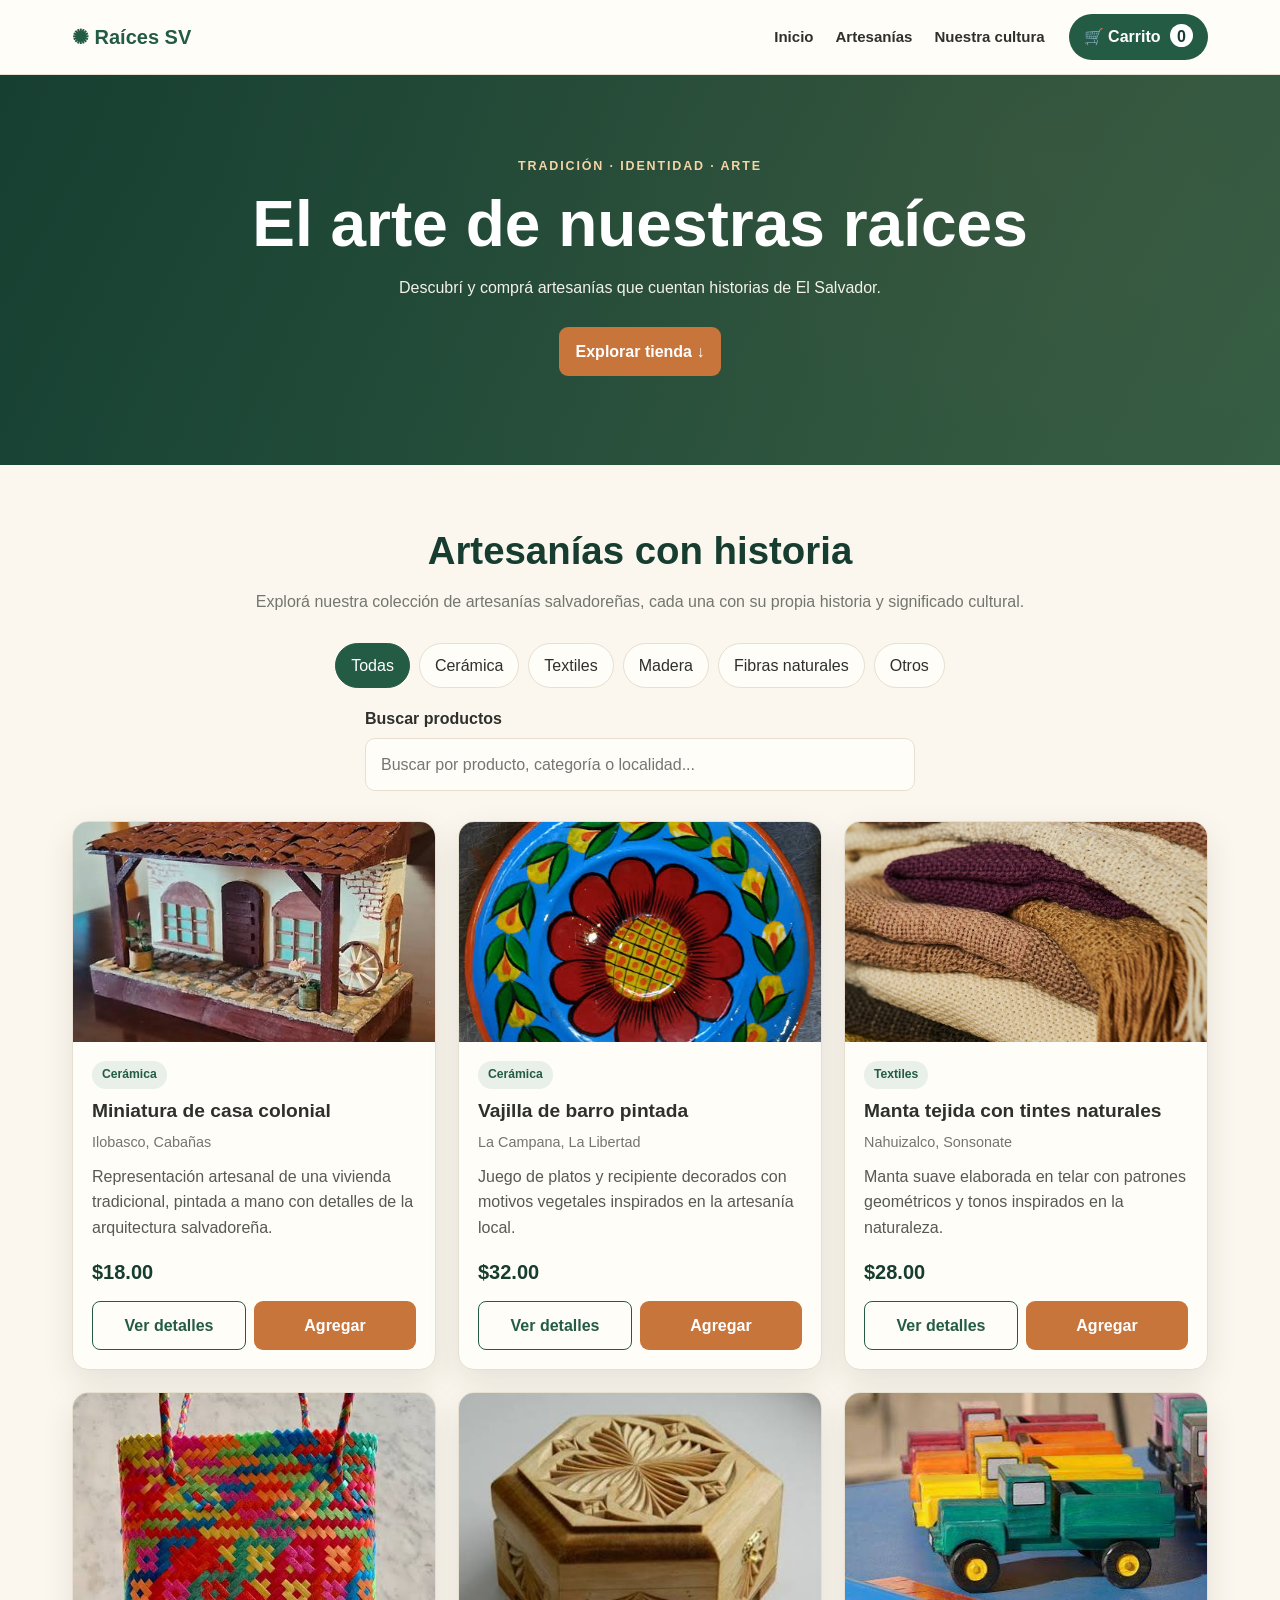
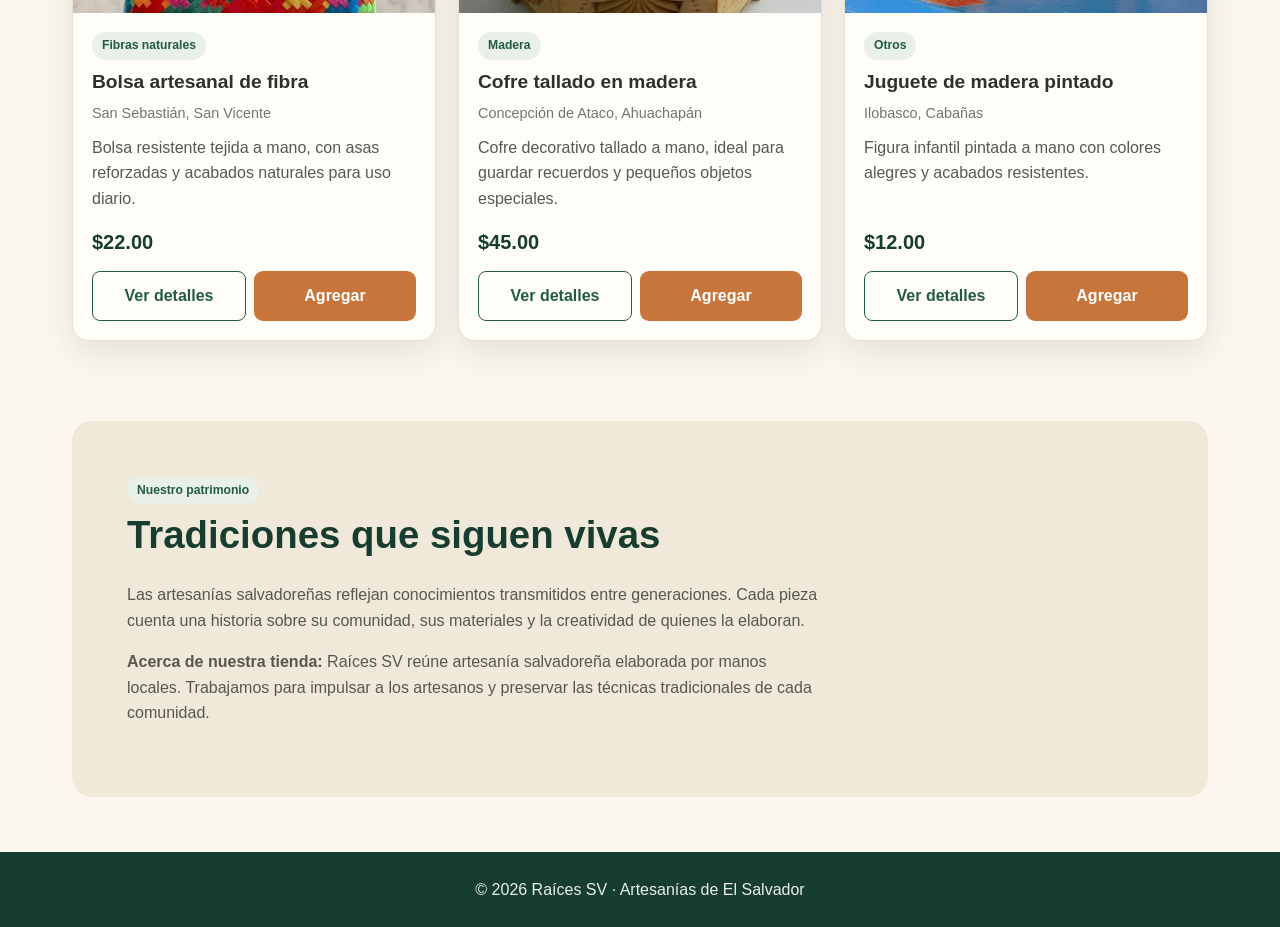
<file: index.html>
<!DOCTYPE html>
<html lang="es">

<head>
    <meta charset="UTF-8">
    <meta name="viewport" content="width=device-width, initial-scale=1.0">
    <meta name="description" content="Catálogo cultural y tienda de artesanías de El Salvador.">
    <title>Raíces SV | Artesanías salvadoreñas</title>
    <link rel="stylesheet" href="artesanias.css">
</head>

<body>
    <header class="site-header">
        <nav class="nav" aria-label="Navegación principal">
            <a class="brand" href="#inicio">✺ Raíces SV</a>
            <div class="nav-links">
                <a href="#inicio">Inicio</a>
                <a href="#catalogo">Artesanías</a>
                <a href="#historia">Nuestra cultura</a>
            </div>
            <button class="cart-button" id="openCart" type="button" aria-label="Abrir carrito">
                🛒 Carrito <span id="cartCount">0</span>
            </button>
        </nav>
    </header>

    <section class="hero" id="inicio">
        <div class="eyebrow">Tradición · Identidad · Arte</div>
        <h1>El arte de nuestras raíces</h1>
        <p>Descubrí y comprá artesanías que cuentan historias de El Salvador.</p>
        <a class="button" href="#catalogo">Explorar tienda ↓</a>
    </section>

    <main>
        <section id="catalogo" class="catalog-section">
            <div class="section-heading">
                <h2>Artesanías con historia</h2>
                <p>Explorá nuestra colección de artesanías salvadoreñas, cada una con su propia historia y significado cultural.</p>
            </div>

            <div class="controls" role="group" aria-label="Filtrar por categoría">
                <button class="filter active" data-category="Todas" aria-pressed="true">Todas</button>
                <button class="filter" data-category="Cerámica" aria-pressed="false">Cerámica</button>
                <button class="filter" data-category="Textiles" aria-pressed="false">Textiles</button>
                <button class="filter" data-category="Madera" aria-pressed="false">Madera</button>
                <button class="filter" data-category="Fibras naturales" aria-pressed="false">Fibras naturales</button>
                <button class="filter" data-category="Otros" aria-pressed="false">Otros</button>
            </div>

            <label class="search-label" for="search">Buscar productos</label>
            <input id="search" type="search" placeholder="Buscar por producto, categoría o localidad...">
            <div id="grid" class="grid"></div>
            <p id="empty" class="empty" hidden>No se encontraron productos con esos filtros.</p>
        </section>

        <section id="historia" class="story-section">
            <div class="story">
                <div>
                    <span class="tag">Nuestro patrimonio</span>
                    <h2>Tradiciones que siguen vivas</h2>
                    <p>Las artesanías salvadoreñas reflejan conocimientos transmitidos entre generaciones. Cada pieza
                        cuenta una historia sobre su comunidad, sus materiales y la creatividad de quienes la elaboran.
                    </p>
                    <p><strong>Acerca de nuestra tienda:</strong> <span id="storeAbout">Escribí aquí la información de
                            tu emprendimiento.</span></p>
                </div>
                <div class="story-icon" aria-hidden="true"></div>
            </div>
        </section>
    </main>

    <footer>© <span id="year"></span> Raíces SV · Artesanías de El Salvador</footer>

    <dialog id="productDialog" class="dialog" aria-labelledby="productDialogTitle">
        <button class="close" id="closeProduct" aria-label="Cerrar" type="button">×</button>
        <span class="tag" id="dialogCategory"></span>
        <h2 id="productDialogTitle"></h2>
        <p id="dialogOrigin" class="origin"></p>
        <p id="dialogDescription"></p>
        <p><strong>Dato cultural:</strong> <span id="dialogFact"></span></p>
        <p class="dialog-price" id="dialogPrice"></p>
        <button id="dialogAdd" class="button" type="button">Agregar al carrito</button>
    </dialog>

    <dialog id="cartDialog" class="dialog cart-dialog" aria-labelledby="cartTitle">
        <button class="close" id="closeCart" aria-label="Cerrar carrito" type="button">×</button>
        <h2 id="cartTitle">Tu carrito 🛒</h2>
        <div id="cartItems"></div>
        <div class="cart-summary">
            <p>Total: <strong id="cartTotal">$0.00</strong></p>
            <button id="clearCart" class="button button-secondary" type="button">Vaciar carrito</button>
            <button id="checkout" class="button" type="button">Realizar pedido por WhatsApp</button>
        </div>
    </dialog>

    <script src="artesanias.js"></script>
</body>

</html>
</file>
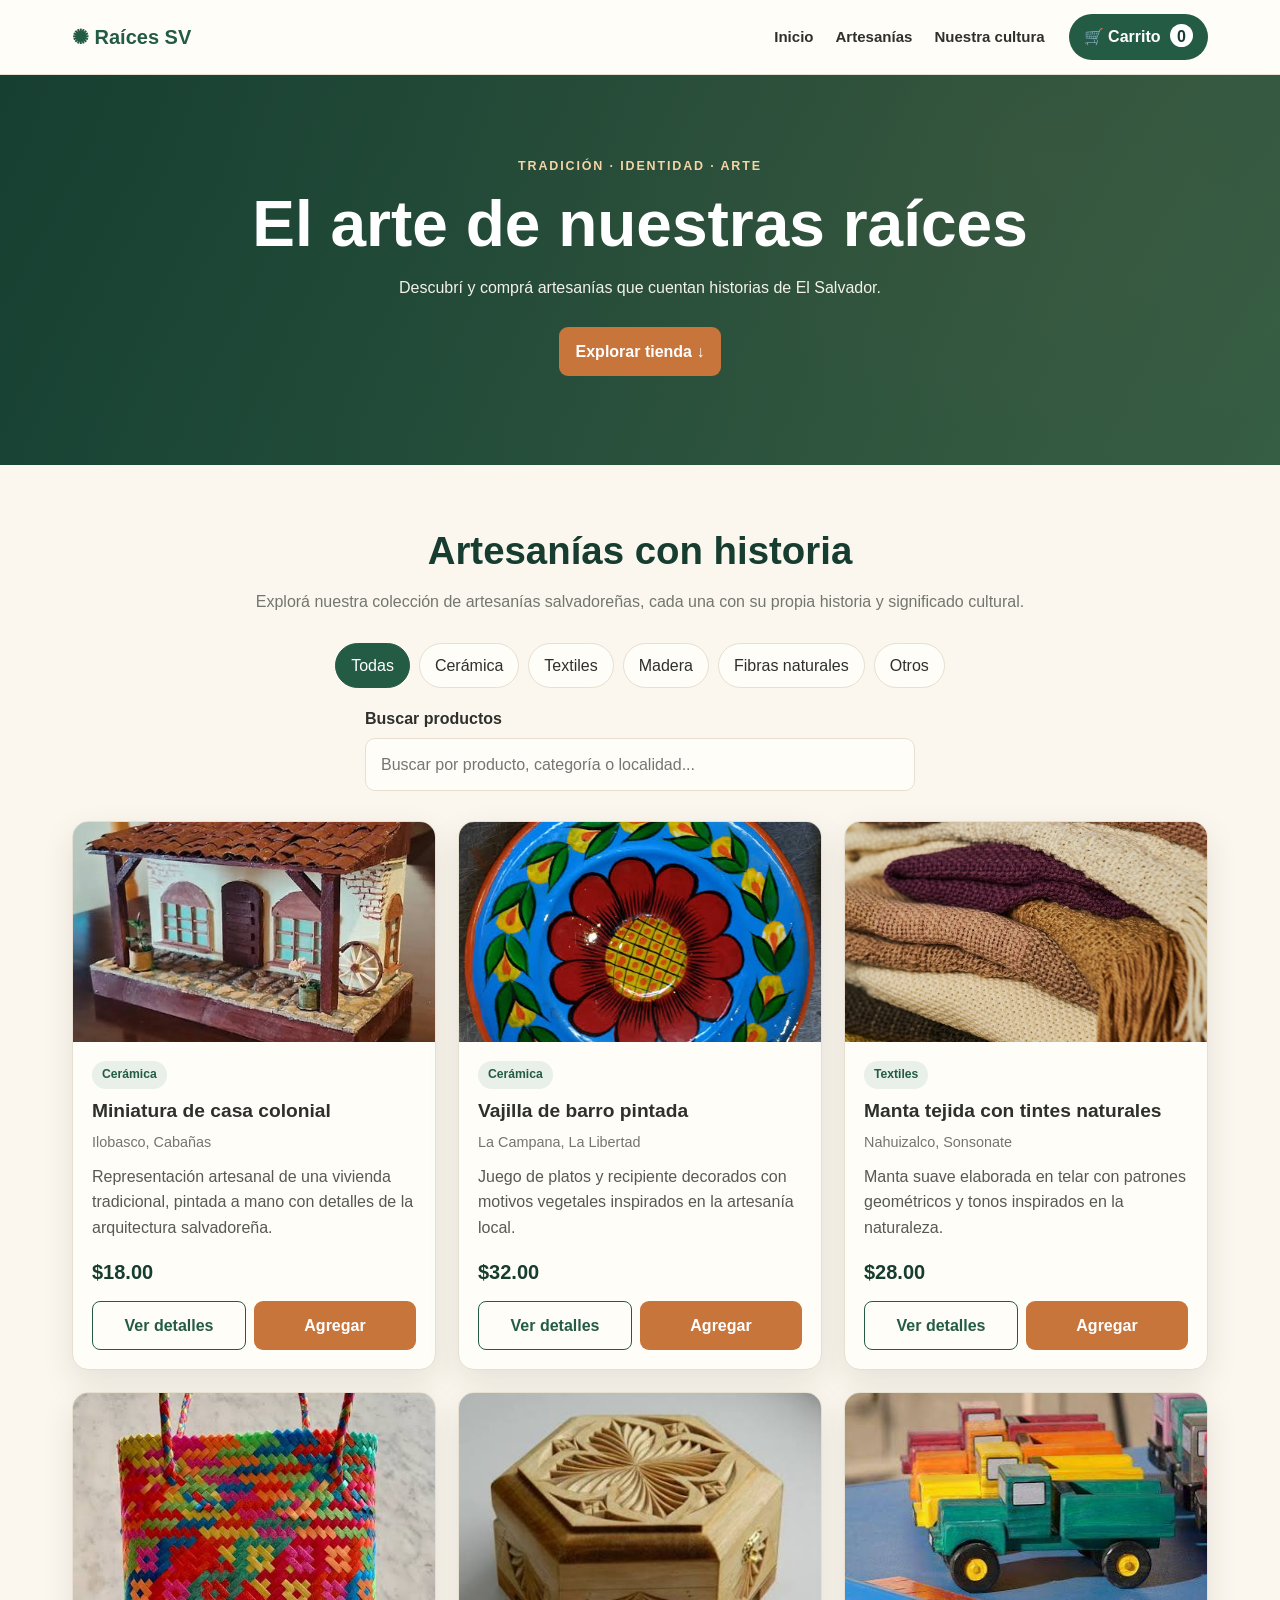
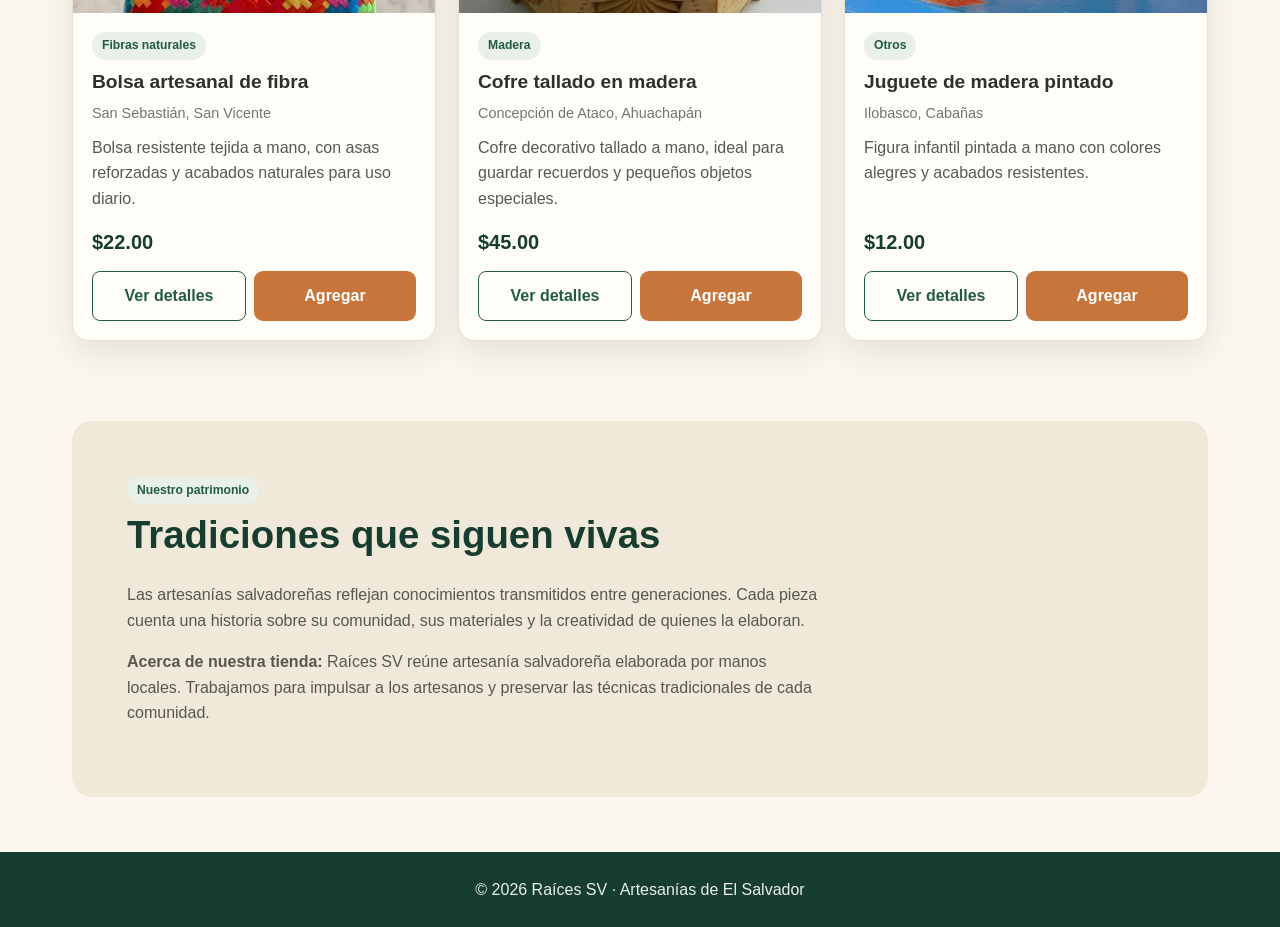
<file: artesanias.html>
<!DOCTYPE html>
<html lang="es">

<head>
    <meta charset="UTF-8">
    <meta name="viewport" content="width=device-width, initial-scale=1.0">
    <meta name="description" content="Catálogo cultural y tienda de artesanías de El Salvador.">
    <title>Raíces SV | Artesanías salvadoreñas</title>
    <link rel="stylesheet" href="artesanias.css">
</head>

<body>
    <header class="site-header">
        <nav class="nav" aria-label="Navegación principal">
            <a class="brand" href="#inicio">✺ Raíces SV</a>
            <div class="nav-links">
                <a href="#inicio">Inicio</a>
                <a href="#catalogo">Artesanías</a>
                <a href="#historia">Nuestra cultura</a>
            </div>
            <button class="cart-button" id="openCart" type="button" aria-label="Abrir carrito">
                🛒 Carrito <span id="cartCount">0</span>
            </button>
        </nav>
    </header>

    <section class="hero" id="inicio">
        <div class="eyebrow">Tradición · Identidad · Arte</div>
        <h1>El arte de nuestras raíces</h1>
        <p>Descubrí y comprá artesanías que cuentan historias de El Salvador.</p>
        <a class="button" href="#catalogo">Explorar tienda ↓</a>
    </section>

    <main>
        <section id="catalogo" class="catalog-section">
            <div class="section-heading">
                <h2>Artesanías con historia</h2>
                <p>Explorá nuestra colección de artesanías salvadoreñas, cada una con su propia historia y significado cultural.</p>
            </div>

            <div class="controls" role="group" aria-label="Filtrar por categoría">
                <button class="filter active" data-category="Todas" aria-pressed="true">Todas</button>
                <button class="filter" data-category="Cerámica" aria-pressed="false">Cerámica</button>
                <button class="filter" data-category="Textiles" aria-pressed="false">Textiles</button>
                <button class="filter" data-category="Madera" aria-pressed="false">Madera</button>
                <button class="filter" data-category="Fibras naturales" aria-pressed="false">Fibras naturales</button>
                <button class="filter" data-category="Otros" aria-pressed="false">Otros</button>
            </div>

            <label class="search-label" for="search">Buscar productos</label>
            <input id="search" type="search" placeholder="Buscar por producto, categoría o localidad...">
            <div id="grid" class="grid"></div>
            <p id="empty" class="empty" hidden>No se encontraron productos con esos filtros.</p>
        </section>

        <section id="historia" class="story-section">
            <div class="story">
                <div>
                    <span class="tag">Nuestro patrimonio</span>
                    <h2>Tradiciones que siguen vivas</h2>
                    <p>Las artesanías salvadoreñas reflejan conocimientos transmitidos entre generaciones. Cada pieza
                        cuenta una historia sobre su comunidad, sus materiales y la creatividad de quienes la elaboran.
                    </p>
                    <p><strong>Acerca de nuestra tienda:</strong> <span id="storeAbout">Escribí aquí la información de
                            tu emprendimiento.</span></p>
                </div>
                <div class="story-icon" aria-hidden="true"></div>
            </div>
        </section>
    </main>

    <footer>© <span id="year"></span> Raíces SV · Artesanías de El Salvador</footer>

    <!-- Ventana de información del producto -->
    <dialog id="productDialog" class="dialog" aria-labelledby="productDialogTitle">
        <button class="close" id="closeProduct" aria-label="Cerrar" type="button">×</button>
        <span class="tag" id="dialogCategory"></span>
        <h2 id="productDialogTitle"></h2>
        <p id="dialogOrigin" class="origin"></p>
        <p id="dialogDescription"></p>
        <p><strong>Dato cultural:</strong> <span id="dialogFact"></span></p>
        <p class="dialog-price" id="dialogPrice"></p>
        <button id="dialogAdd" class="button" type="button">Agregar al carrito</button>
    </dialog>

    <!-- Ventana del carrito -->
    <dialog id="cartDialog" class="dialog cart-dialog" aria-labelledby="cartTitle">
        <button class="close" id="closeCart" aria-label="Cerrar carrito" type="button">×</button>
        <h2 id="cartTitle">Tu carrito 🛒</h2>
        <div id="cartItems"></div>
        <div class="cart-summary">
            <p>Total: <strong id="cartTotal">$0.00</strong></p>
            <button id="clearCart" class="button button-secondary" type="button">Vaciar carrito</button>
            <button id="checkout" class="button" type="button">Realizar pedido por WhatsApp</button>
        </div>
    </dialog>

    <script src="artesanias.js"></script>
</body>

</html>
</file>
<file: artesanias.css>
/* ===== Raíces SV: estilos principales ===== */
:root {
  --green: #245b45;
  --green-dark: #163d30;
  --cream: #fbf7ee;
  --paper: #fffdf8;
  --orange: #c8753c;
  --text: #2e302b;
  --muted: #73766e;
  --border: #e7dfd0;
  --shadow: 0 12px 32px rgba(38, 43, 34, .10);
}

* { box-sizing: border-box; }
html { scroll-behavior: smooth; }
body {
  margin: 0;
  background: var(--cream);
  color: var(--text);
  font-family: Arial, Helvetica, sans-serif;
  line-height: 1.6;
}
a { color: inherit; text-decoration: none; }
button, input { font: inherit; }
button { cursor: pointer; }

.site-header {
  position: sticky;
  top: 0;
  z-index: 10;
  background: rgba(255, 253, 248, .96);
  border-bottom: 1px solid var(--border);
  backdrop-filter: blur(12px);
}
.nav {
  max-width: 1180px;
  margin: auto;
  padding: 14px 22px;
  display: flex;
  align-items: center;
  gap: 24px;
}
.brand { color: var(--green); font-size: 1.25rem; font-weight: 800; white-space: nowrap; }
.nav-links { display: flex; gap: 22px; margin-left: auto; }
.nav-links a { font-weight: 700; font-size: .94rem; }
.nav-links a:hover { color: var(--orange); }
.cart-button {
  border: 0;
  border-radius: 999px;
  padding: 10px 15px;
  color: white;
  background: var(--green);
  font-weight: 700;
  white-space: nowrap;
}
#cartCount {
  display: inline-grid;
  place-items: center;
  min-width: 23px;
  height: 23px;
  margin-left: 5px;
  padding: 0 5px;
  color: var(--green-dark);
  background: #fff;
  border-radius: 50px;
}

.hero {
  min-height: 390px;
  padding: 82px 22px;
  text-align: center;
  color: white;
  background: linear-gradient(120deg, rgba(22, 61, 48, .94), rgba(36, 91, 69, .83)),
              radial-gradient(circle at 80% 20%, #c8753c, #245b45);
}
.eyebrow { color: #f5d4a6; font-weight: 800; letter-spacing: .15em; text-transform: uppercase; font-size: .78rem; }
.hero h1 { max-width: 780px; margin: 12px auto; font-size: clamp(2.2rem, 5vw, 4rem); line-height: 1.1; }
.hero p { max-width: 650px; margin: 16px auto 26px; color: #f3f1e9; }
.button {
  display: inline-flex;
  align-items: center;
  justify-content: center;
  border: 0;
  border-radius: 9px;
  padding: 12px 17px;
  background: var(--orange);
  color: white;
  font-weight: 800;
  transition: transform .2s, background .2s;
}
.button:hover { transform: translateY(-2px); background: #a95e2c; }
.button-secondary { background: #e9e2d5; color: var(--text); }
.button-secondary:hover { background: #ddd2c0; }

main { max-width: 1180px; margin: auto; padding: 55px 22px; }
.catalog-section { scroll-margin-top: 90px; }
.section-heading { text-align: center; margin-bottom: 28px; }
.section-heading h2, .story h2 { margin: 0 0 8px; font-size: clamp(1.8rem, 3vw, 2.5rem); color: var(--green-dark); }
.section-heading p { margin: 0; color: var(--muted); }
.controls { display: flex; flex-wrap: wrap; justify-content: center; gap: 9px; margin: 25px 0 18px; }
.filter {
  padding: 9px 15px;
  border: 1px solid var(--border);
  border-radius: 999px;
  background: var(--paper);
  color: var(--text);
}
.filter.active, .filter:hover { border-color: var(--green); background: var(--green); color: white; }
.search-label { display: block; max-width: 550px; margin: 0 auto 6px; font-weight: 700; }
#search {
  display: block;
  width: min(100%, 550px);
  margin: 0 auto 30px;
  padding: 13px 15px;
  border: 1px solid var(--border);
  border-radius: 10px;
  outline-color: var(--green);
  background: var(--paper);
}
.grid { display: grid; grid-template-columns: repeat(3, minmax(0, 1fr)); gap: 22px; }
.card {
  display: flex;
  flex-direction: column;
  overflow: hidden;
  background: var(--paper);
  border: 1px solid var(--border);
  border-radius: 16px;
  box-shadow: var(--shadow);
  transition: transform .2s;
}
.card:hover { transform: translateY(-4px); }
.card-image, .image-placeholder { width: 100%; height: 220px; object-fit: cover; background: #e8dfce; }
.image-placeholder { display: grid; place-items: center; font-size: 4rem; }
.card-body { display: flex; flex: 1; flex-direction: column; align-items: flex-start; padding: 19px; }
.tag { display: inline-block; color: var(--green); background: #e8f0e9; border-radius: 999px; padding: 4px 10px; font-size: .76rem; font-weight: 800; }
.card h3 { margin: 10px 0 2px; font-size: 1.2rem; line-height: 1.3; }
.origin { color: var(--muted); font-size: .9rem; margin: 5px 0 10px; }
.card-description { margin: 0 0 15px; color: #575a52; }
.price { margin-top: auto; margin-bottom: 13px; color: var(--green-dark); font-size: 1.25rem; font-weight: 800; }
.card-actions { display: flex; flex-wrap: wrap; gap: 8px; width: 100%; }
.card-actions button { flex: 1; min-width: 120px; }
.details {
  padding: 10px 12px;
  border: 1px solid var(--green);
  border-radius: 8px;
  color: var(--green);
  background: transparent;
  font-weight: 700;
}
.details:hover { color: white; background: var(--green); }
.empty { text-align: center; color: var(--muted); padding: 30px; }

.story-section { margin-top: 80px; scroll-margin-top: 90px; }
.story {
  display: grid;
  grid-template-columns: 1.4fr .6fr;
  align-items: center;
  gap: 35px;
  padding: clamp(25px, 5vw, 55px);
  background: #f0e8d9;
  border-radius: 20px;
}
.story p { color: #56584f; }
.story-icon { text-align: center; font-size: clamp(3rem, 7vw, 6rem); }
footer { padding: 25px 18px; text-align: center; color: #e9eee8; background: var(--green-dark); }

.dialog {
  position: fixed;
  width: min(92vw, 560px);
  max-height: 85vh;
  overflow-y: auto;
  padding: 30px;
  border: 0;
  border-radius: 18px;
  color: var(--text);
  background: var(--paper);
  box-shadow: 0 20px 80px rgba(0, 0, 0, .28);
}
.dialog::backdrop { background: rgba(14, 27, 21, .62); }
.close {
  position: absolute;
  top: 10px;
  right: 14px;
  border: 0;
  background: transparent;
  color: var(--muted);
  font-size: 2rem;
}
.dialog h2 { color: var(--green-dark); padding-right: 25px; }
.dialog-price { color: var(--green-dark); font-size: 1.35rem; font-weight: 800; }
.cart-dialog { width: min(94vw, 650px); }
.cart-row { display: grid; grid-template-columns: 1fr auto; gap: 12px; padding: 14px 0; border-bottom: 1px solid var(--border); }
.cart-row h3 { margin: 0; font-size: 1rem; }
.cart-row p { margin: 3px 0; color: var(--muted); }
.quantity-controls { display: flex; align-items: center; gap: 8px; margin-top: 8px; }
.quantity-controls button, .remove-item {
  border: 1px solid var(--border);
  border-radius: 7px;
  padding: 4px 10px;
  background: white;
}
.remove-item { align-self: start; color: #9a352a; }
.cart-summary { margin-top: 18px; }
.cart-summary > p:first-child { font-size: 1.25rem; }
.cart-summary .button { margin: 4px 5px 4px 0; }
.small-note { color: var(--muted); font-size: .8rem; }
.cart-empty { padding: 20px 0; color: var(--muted); }

@media (max-width: 850px) {
  .grid { grid-template-columns: repeat(2, minmax(0, 1fr)); }
  .nav { flex-wrap: wrap; gap: 12px; }
  .nav-links { order: 3; width: 100%; justify-content: center; margin: 0; }
}
@media (max-width: 560px) {
  .grid { grid-template-columns: 1fr; }
  .nav { justify-content: space-between; padding: 12px 15px; }
  .nav-links { gap: 15px; font-size: .88rem; }
  .hero { min-height: 340px; padding: 65px 18px; }
  main { padding: 38px 15px; }
  .story { grid-template-columns: 1fr; }
  .story-icon { order: -1; }
  .card-image, .image-placeholder { height: 240px; }
  .dialog { padding: 25px 20px; }
}
</file>
